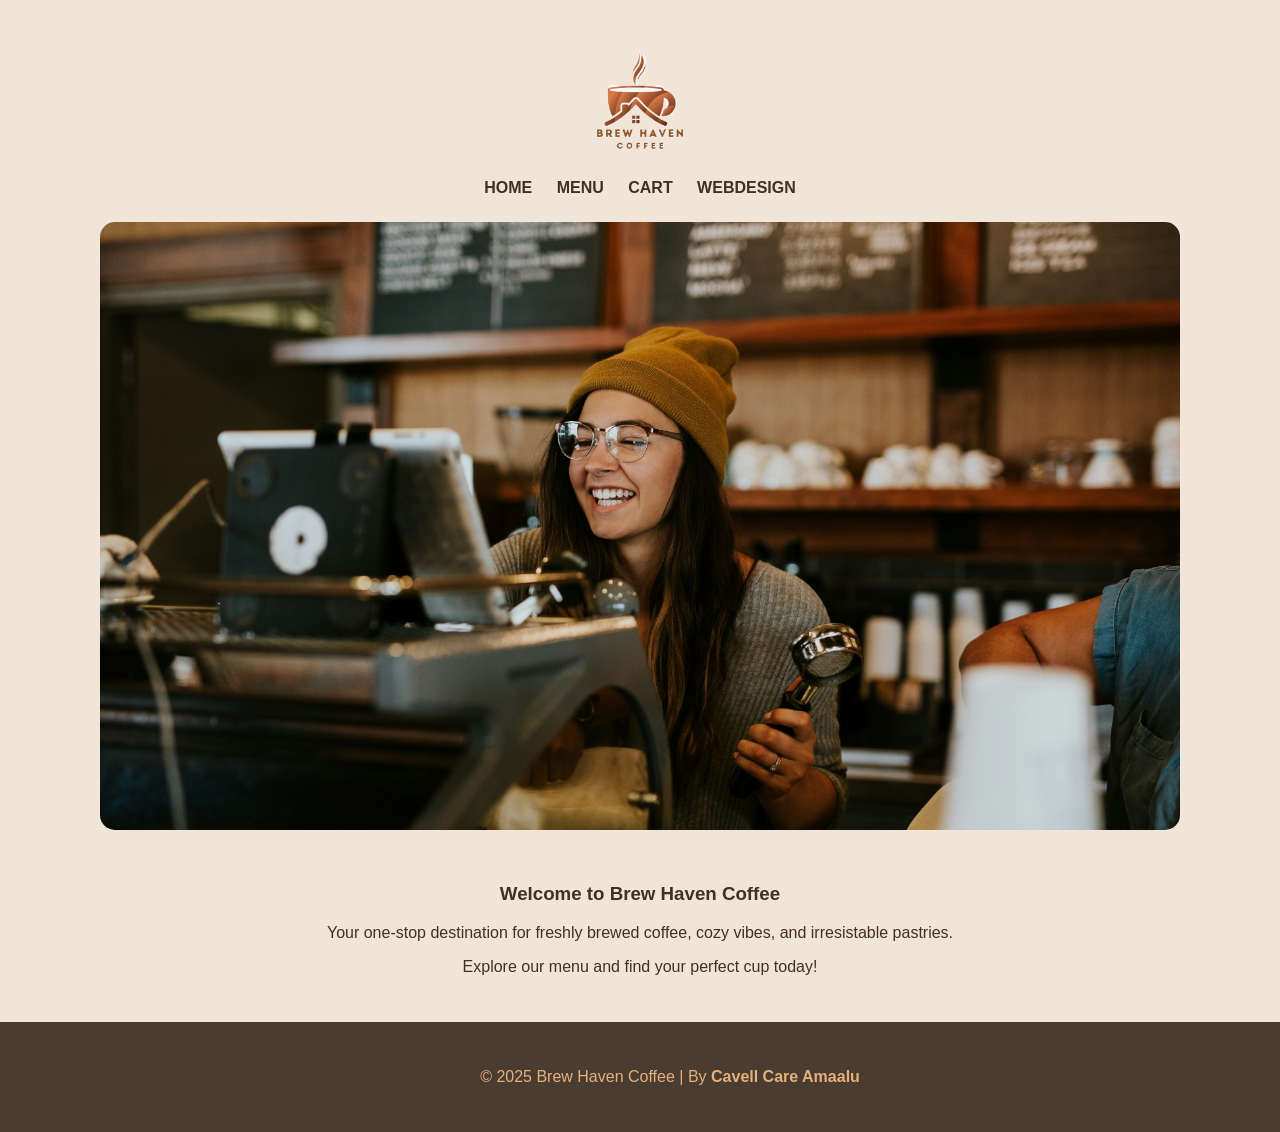
<file: index.html>
<!DOCTYPE html>
<html>
<head>
	<meta charset="utf-8">
	<meta name="viewport" content="width=device-width, initial-scale=1">
	<title>HOME</title>
	<link rel="stylesheet" type="text/css" href="styles.css">
</head>
<body>
	<div class="navbar">
		<div class="logo">
			<img src="Images/logo.png">
		</div>
		<nav class="navigation">
			<a href="index.html">HOME</a>
			<a href="menu.html">MENU</a>
			<a href="cart.html">CART</a>
			<a href="singlepage.html">WEBDESIGN</a>
		</nav>
	</div>

	<div class="homepage">
		<div class="background-image">
			<img src="Images/background-image.jpeg">
		</div>

		<div class="hero-section">
			<h3>Welcome to Brew Haven Coffee</h3>
			<p>Your one-stop destination for freshly brewed coffee, cozy vibes, and irresistable pastries.</p>
			<p>Explore our menu and find your perfect cup today!</p>
		</div>
	</div>

	<footer class="footer">
		<div class="copyright">
			<p>&copy; 2025 Brew Haven Coffee | By <a href="https://cavellcare.github.io/personal-website/">Cavell Care Amaalu</a></p>
		</div>
	</footer>
</body>
</html>
</file>
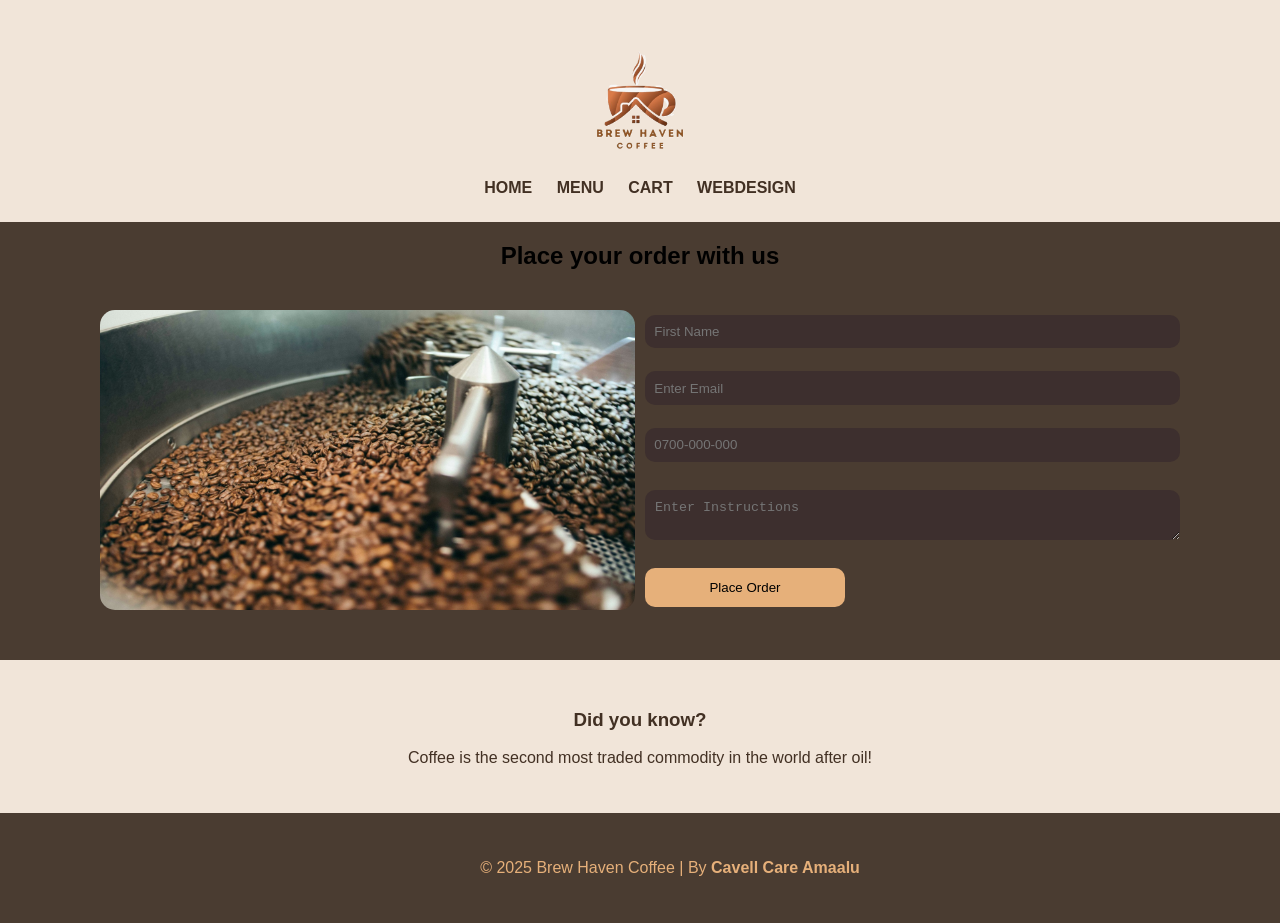
<file: cart.html>
<!DOCTYPE html>
<html>
<head>
	<meta charset="utf-8">
	<meta name="viewport" content="width=device-width, initial-scale=1">
	<title>CART</title>
	<link rel="stylesheet" type="text/css" href="styles.css">
</head>
<body>
	<div class="navbar">
		<div class="logo">
			<img src="Images/logo.png">
		</div>
		<nav class="navigation">
			<a href="index.html">HOME</a>
			<a href="menu.html">MENU</a>
			<a href="cart.html">CART</a>
			<a href="singlepage.html">WEBDESIGN</a>
		</nav>
	</div>

	<div class="cart">
		<h2>Place your order with us</h2>
		<div class="cart-details">
			<div class="cart-image">
				<img src="Images/order-image.jpeg">
			</div>
			<div class="order-form">
				<form>
					<div class="inputs">
						<input type="text" name="first-name" placeholder="First Name">
						<br>
						<input type="text" name="email" placeholder="Enter Email">
						<br>
						<input type="number" name="number" placeholder="0700-000-000">
						<br>
						<textarea placeholder="Enter Instructions"></textarea>
						<br>
						<button>Place Order</button>
					</div>
				</form>
			</div>
		</div>
	</div>

	<footer class="footer">
		<div class="facts">
			<h3>Did you know?</h3>
			<p>Coffee is the second most traded commodity in the world after oil!</p>
		</div>
		<div class="copyright">
			<p>&copy; 2025 Brew Haven Coffee | By <a href="https://cavellcare.github.io/personal-website/">Cavell Care Amaalu</a></p>
		</div>
	</footer>
</body>
</html>
</file>
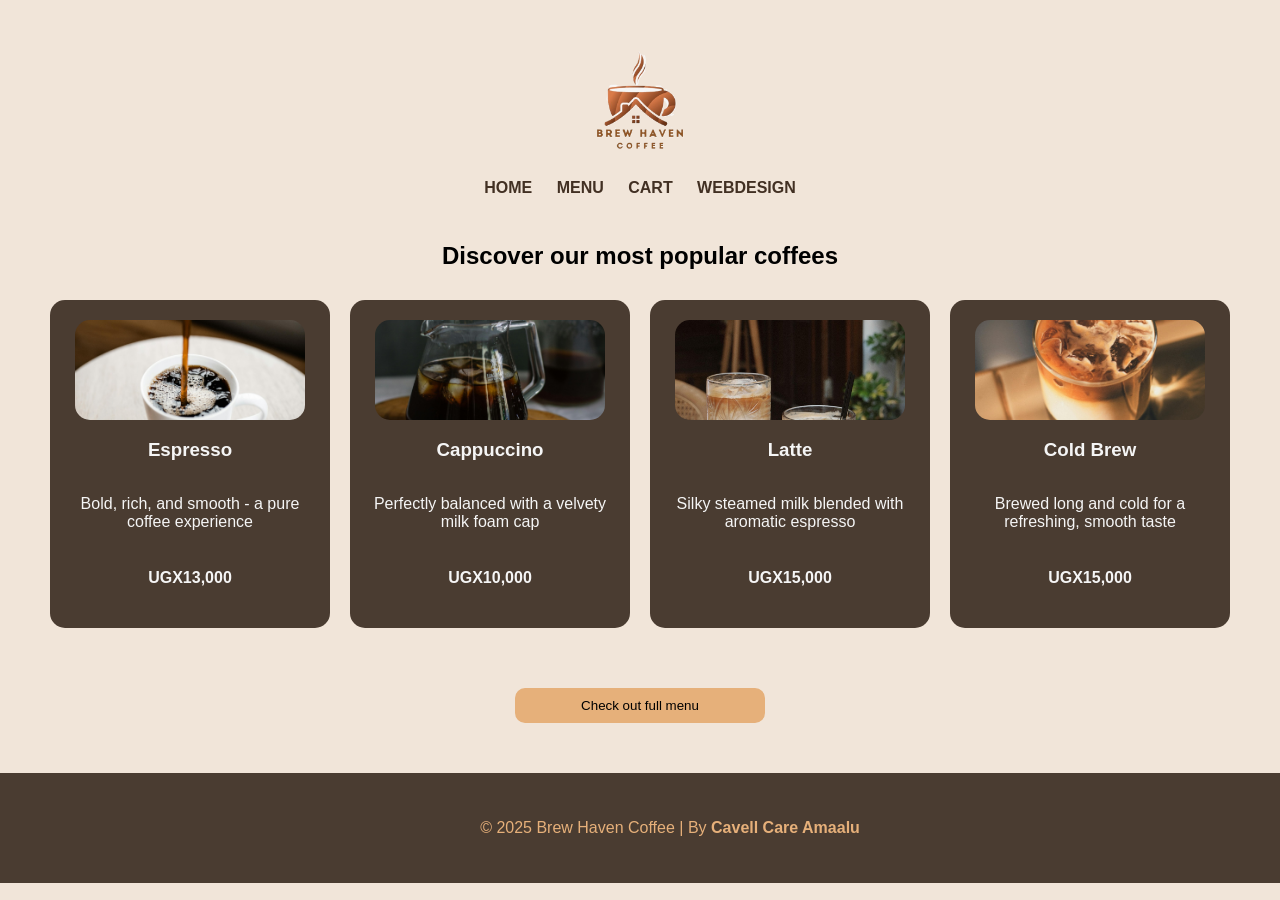
<file: menu.html>
<!DOCTYPE html>
<html>
<head>
	<meta charset="utf-8">
	<meta name="viewport" content="width=device-width, initial-scale=1">
	<title>MENU</title>
	<link rel="stylesheet" type="text/css" href="styles.css">
</head>
<body>
	<div class="navbar">
		<div class="logo">
			<img src="Images/logo.png">
		</div>
		<nav class="navigation">
			<a href="index.html">HOME</a>
			<a href="menu.html">MENU</a>
			<a href="cart.html">CART</a>
			<a href="singlepage.html">WEBDESIGN</a>
		</nav>
	</div>

	<div class="menu">
		<h2>Discover our most popular coffees</h2>
		<div class="menu-cards">
			<div class="card">
				<div class="image-card">
					<img src="Images/image1.jpeg">
				</div>
				<h3>Espresso</h3>
				<p>Bold, rich, and smooth - a pure coffee experience</p>
				<h4>UGX13,000</h4>
			</div>

			<div class="card">
				<div class="image-card">
					<img src="Images/image4.jpeg">
				</div>
				<h3>Cappuccino</h3>
				<p>Perfectly balanced with a velvety milk foam cap</p>
				<h4>UGX10,000</h4>
			</div>

			<div class="card">
				<div class="image-card">
					<img src="Images/image2.jpeg">
				</div>
				<h3>Latte</h3>
				<p>Silky steamed milk blended with aromatic espresso</p>
				<h4>UGX15,000</h4>
			</div>

			<div class="card">
				<div class="image-card">
					<img src="Images/image3.jpeg">
				</div>
				<h3>Cold Brew</h3>
				<p>Brewed long and cold for a refreshing, smooth taste</p>
				<h4>UGX15,000</h4>
			</div>
		</div>

		<button>Check out full menu</button>
	</div>

	<footer class="footer">
		<div class="copyright">
			<p>&copy; 2025 Brew Haven Coffee | By <a href="https://cavellcare.github.io/personal-website/">Cavell Care Amaalu</a></p>
		</div>
	</footer>
</body>
</html>
</file>
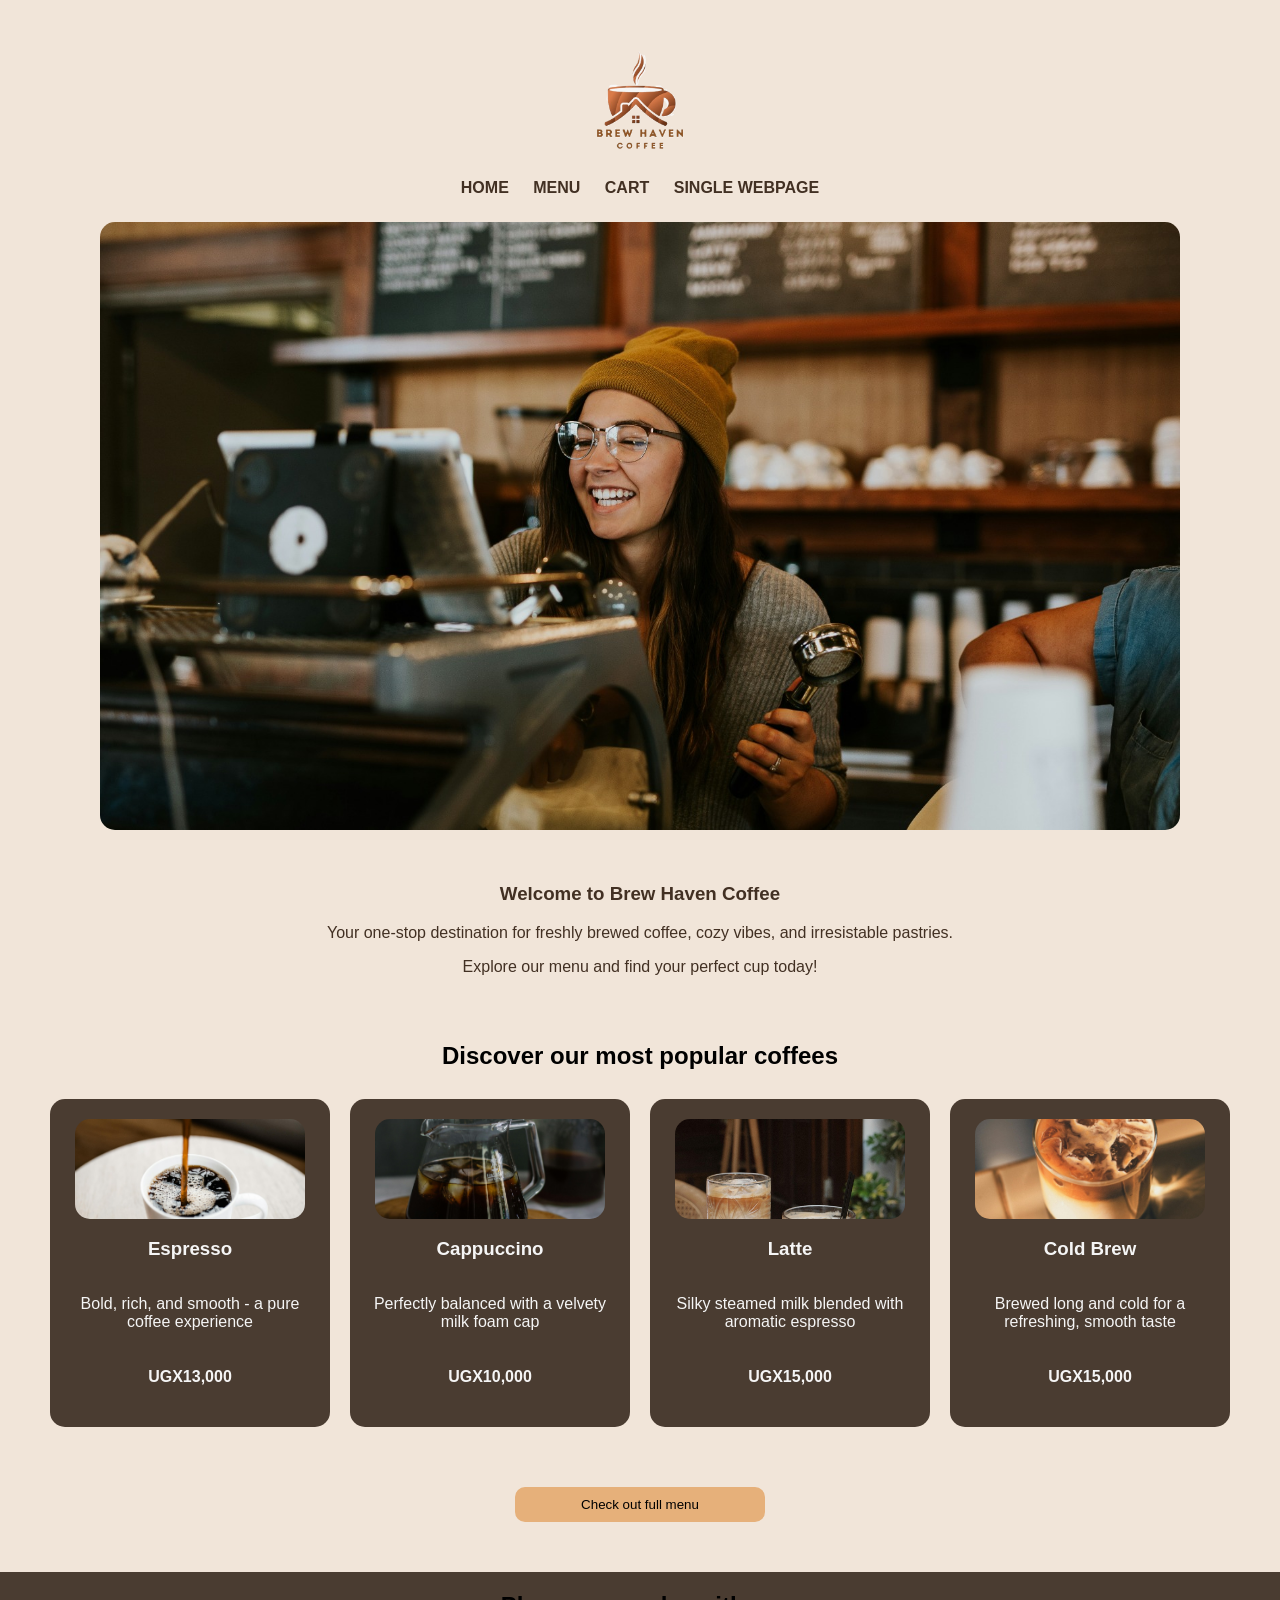
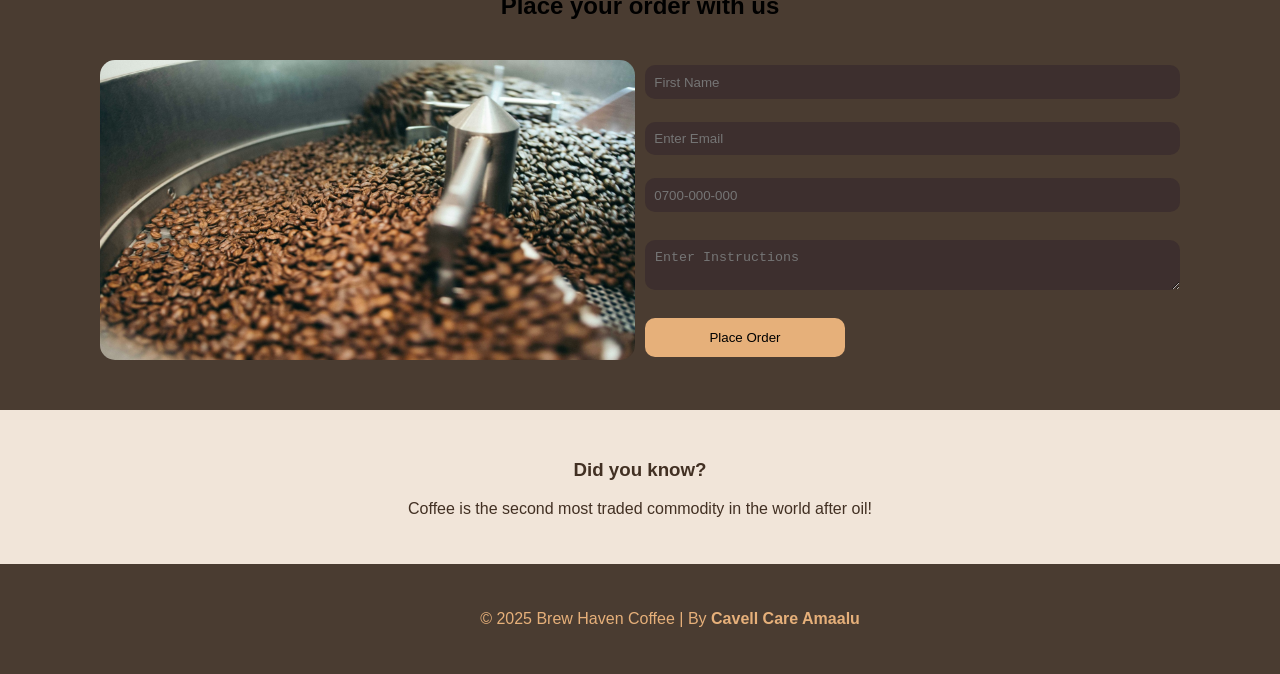
<file: singlepage.html>
<!DOCTYPE html>
<html>
<head>
	<meta charset="utf-8">
	<meta name="viewport" content="width=device-width, initial-scale=1">
	<title>HOME</title>
	<link rel="stylesheet" type="text/css" href="styles.css">
</head>
<body>
	<!-- ===================================HOMEPAGE======================================================= -->
	<div class="navbar">
		<div class="logo">
			<img src="Images/logo.png">
		</div>
		<nav class="navigation">
			<a href="index.html">HOME</a>
			<a href="menu.html">MENU</a>
			<a href="cart.html">CART</a>
			<a href="singlepage.html">SINGLE WEBPAGE</a>
		</nav>
	</div>

	<div class="homepage">
		<div class="background-image">
			<img src="Images/background-image.jpeg">
		</div>

		<div class="hero-section">
			<h3>Welcome to Brew Haven Coffee</h3>
			<p>Your one-stop destination for freshly brewed coffee, cozy vibes, and irresistable pastries.</p>
			<p>Explore our menu and find your perfect cup today!</p>
		</div>
	</div>
	<!-- ======================================END OF HOMEPAGE=================================================== -->



	<!-- ===========================================MENU PAGE========================================================= -->
	<div class="menu">
		<h2>Discover our most popular coffees</h2>
		<div class="menu-cards">
			<div class="card">
				<div class="image-card">
					<img src="Images/image1.jpeg">
				</div>
				<h3>Espresso</h3>
				<p>Bold, rich, and smooth - a pure coffee experience</p>
				<h4>UGX13,000</h4>
			</div>

			<div class="card">
				<div class="image-card">
					<img src="Images/image4.jpeg">
				</div>
				<h3>Cappuccino</h3>
				<p>Perfectly balanced with a velvety milk foam cap</p>
				<h4>UGX10,000</h4>
			</div>

			<div class="card">
				<div class="image-card">
					<img src="Images/image2.jpeg">
				</div>
				<h3>Latte</h3>
				<p>Silky steamed milk blended with aromatic espresso</p>
				<h4>UGX15,000</h4>
			</div>

			<div class="card">
				<div class="image-card">
					<img src="Images/image3.jpeg">
				</div>
				<h3>Cold Brew</h3>
				<p>Brewed long and cold for a refreshing, smooth taste</p>
				<h4>UGX15,000</h4>
			</div>
		</div>

		<button>Check out full menu</button>
	</div>
	<!-- ===========================================END OF MENU======================================================= -->

	

	<!-- ===========================================CART============================================================== -->
	<div class="cart">
		<h2>Place your order with us</h2>
		<div class="cart-details">
			<div class="cart-image">
				<img src="Images/order-image.jpeg">
			</div>
			<div class="order-form">
				<form>
					<div class="inputs">
						<input type="text" name="first-name" placeholder="First Name">
						<br>
						<input type="text" name="email" placeholder="Enter Email">
						<br>
						<input type="number" name="number" placeholder="0700-000-000">
						<br>
						<textarea placeholder="Enter Instructions"></textarea>
						<br>
						<button>Place Order</button>
					</div>
				</form>
			</div>
		</div>
	</div>
	<!-- ===========================================END OF CART======================================================= -->


	<footer class="footer">
		<div class="facts">
			<h3>Did you know?</h3>
			<p>Coffee is the second most traded commodity in the world after oil!</p>
		</div>
		<div class="copyright">
			<p>&copy; 2025 Brew Haven Coffee | By <a href="https://cavellcare.github.io/personal-website/">Cavell Care Amaalu</a></p>
		</div>
	</footer>
</body>
</html>
</file>
<file: styles.css>
body{
	background-color: rgba(241, 229, 217);
	font-family: sans-serif;
	margin: 0;
	padding: 0;
	box-sizing: border-box;
}

.navbar{
	display: flex;                                  
	flex-direction: column;							
	justify-content: space-between;
	align-items: center;	
	padding: 25px;
}

.logo{
	width: 150px;
}

.logo img{
	width: 100%;
}

.navigation a{
	flex: 1;
	padding: 10px;
}

a{
	text-decoration: none;
	font-weight: 700;
	color: rgb(66, 48, 35);
}

a:hover{
	color: rgb(230, 176, 122);
}

.footer{
	padding: 0;
	text-align: center;
	color: rgb(66, 48, 35);
}

.footer a{
	text-decoration: none;
	font-weight: 700;
	color: rgb(230, 176, 122);
}

.footer a:hover{
	text-decoration: none;
	font-weight: 700;
	color: rgb(241, 229, 217);
}

.facts,.copyright{
	padding: 30px;
}

.copyright{
	padding: 30px;
	background-color: rgb(74, 60, 49);
	color: rgb(230, 176, 122);
}

.homepage{
	display: flex;
	flex-direction: column;
	justify-content: center;
	align-items: center;
}

.background-image{
	width: 100%;
	max-width: 1080px; /* Keeps it from getting too large on desktop */
    margin: 0 auto;
}

.background-image img{
	width: 100%;
	border-radius: 15px;
}

.hero-section{
	padding: 30px;
	text-align: center;
	color: rgb(66, 48, 35);
}

.menu, .card{
	display: flex;
	flex-direction: column;
	justify-content: center;
	align-items: center;
}

.menu-cards{
	display: flex;
	flex-direction: row;
	flex-wrap: wrap; /* Allows cards to move to the next line on mobile */
	justify-content: center;
	margin: 10px;
	column-gap: 20px;
	row-gap: 30px;
}

.card{
	cursor: pointer;
	width: 240px;
	padding: 20px;
	border-radius: 15px;
	background-color: rgb(74, 60, 49);
}

.card:hover{
	width: 240px;
	padding: 20px;
	border-radius: 15px;
	background-color: rgb(117, 96, 80);
}

.card h3, 
.card h4, 
.card p{
	text-align: center;
	justify-items: center;
	color: whitesmoke;
}

.image-card{
	width: 230px;
	height: 100px;
}

.image-card img{
	width: 100%;
	height: 100%;
	border-radius: 15px;
	object-fit: cover;
}

.menu button{
	cursor: pointer;
	margin: 50px;
	padding: 10px;
	width: 250px;
	border: none;
	border-radius: 10px;
	background-color: rgb(230, 176, 122);
}

.menu button:hover{
	margin: 50px;
	padding: 10px;
	width: 250px;
	border: none;
	border-radius: 10px;
	background-color: rgb(181, 95, 9);
}

.cart{
	display: flex;
	flex-direction: column;
	justify-content: center;
	align-items: center;
	background-color: rgb(74, 60, 49);
}

.cart-details{
	width: 100%;
	display: flex;
	flex: 1;
	flex-direction: row;
	gap: 10px;
}

.cart-image{
	flex: 1;
	height: 300px;
	padding-top: 20px;
	padding-left: 100px;
	padding-bottom: 50px;
}

.cart-image img{
	width: 100%;
	height: 100%;
	object-fit: cover;
	border-radius: 15px;
}

.order-form{
	flex: 1;
	display: flex;
	flex-direction: column;
	height: 100%;
	padding-top: 20px;
	padding-right: 100px;
	padding-bottom: 50px;
}

.inputs{
	flex: 1;
	display: flex;
	flex-direction: column;
}

.order-form form{
	display: flex;
	flex-direction: column;
	height: 100%;
}

.order-form input{
	cursor: pointer;
	width: 100%;
	box-sizing: border-box;
	padding: 9.3px;
	margin-top: 5px;
	border: none;
	border-radius: 10px;
	background-color: rgb(61, 47, 46);
}

.order-form textarea{
	cursor: pointer;
	width: 100%;
	box-sizing: border-box;
	padding: 10px;
	margin-top: 10px;
	border: none;
	border-radius: 10px;
	background-color: rgb(61, 47, 46);
}

.order-form input:hover,
.order-form textarea:hover {
    background-color: rgb(90, 73, 60);      
}

.order-form input:focus,
.order-form textarea:focus {
    outline: 2px solid rgb(230, 176, 122); 
    background-color: rgb(90, 73, 60);
}       

.order-form button{
	cursor: pointer;
	margin-top: auto;
	align-self: start;
	padding: 12px 30px;
	margin-top: 10px;
	width: 200px;
	border: none;
	border-radius: 10px;
	background-color: rgb(230, 176, 122);
}

.order-form button:hover{
	cursor: pointer;
	margin-top: auto;
	align-self: start;
	padding: 12px 30px;
	margin-top: 10px;
	width: 200px;
	border: none;
	border-radius: 10px;
	background-color: rgb(181, 95, 9);
}

.cart, .footer, .copyright {
    width: 100%;
    min-width: 100%; /* Forces background to stay consistent */
}

@media (max-width: 768px) {
    .cart-details {
        flex-direction: column; /* Stacks image on top of the form */
    }

    .cart-image, .order-form {
        padding: 20px; /* Reduces the large 100px padding for mobile */
        width: 100%;
    }
}
</file>
